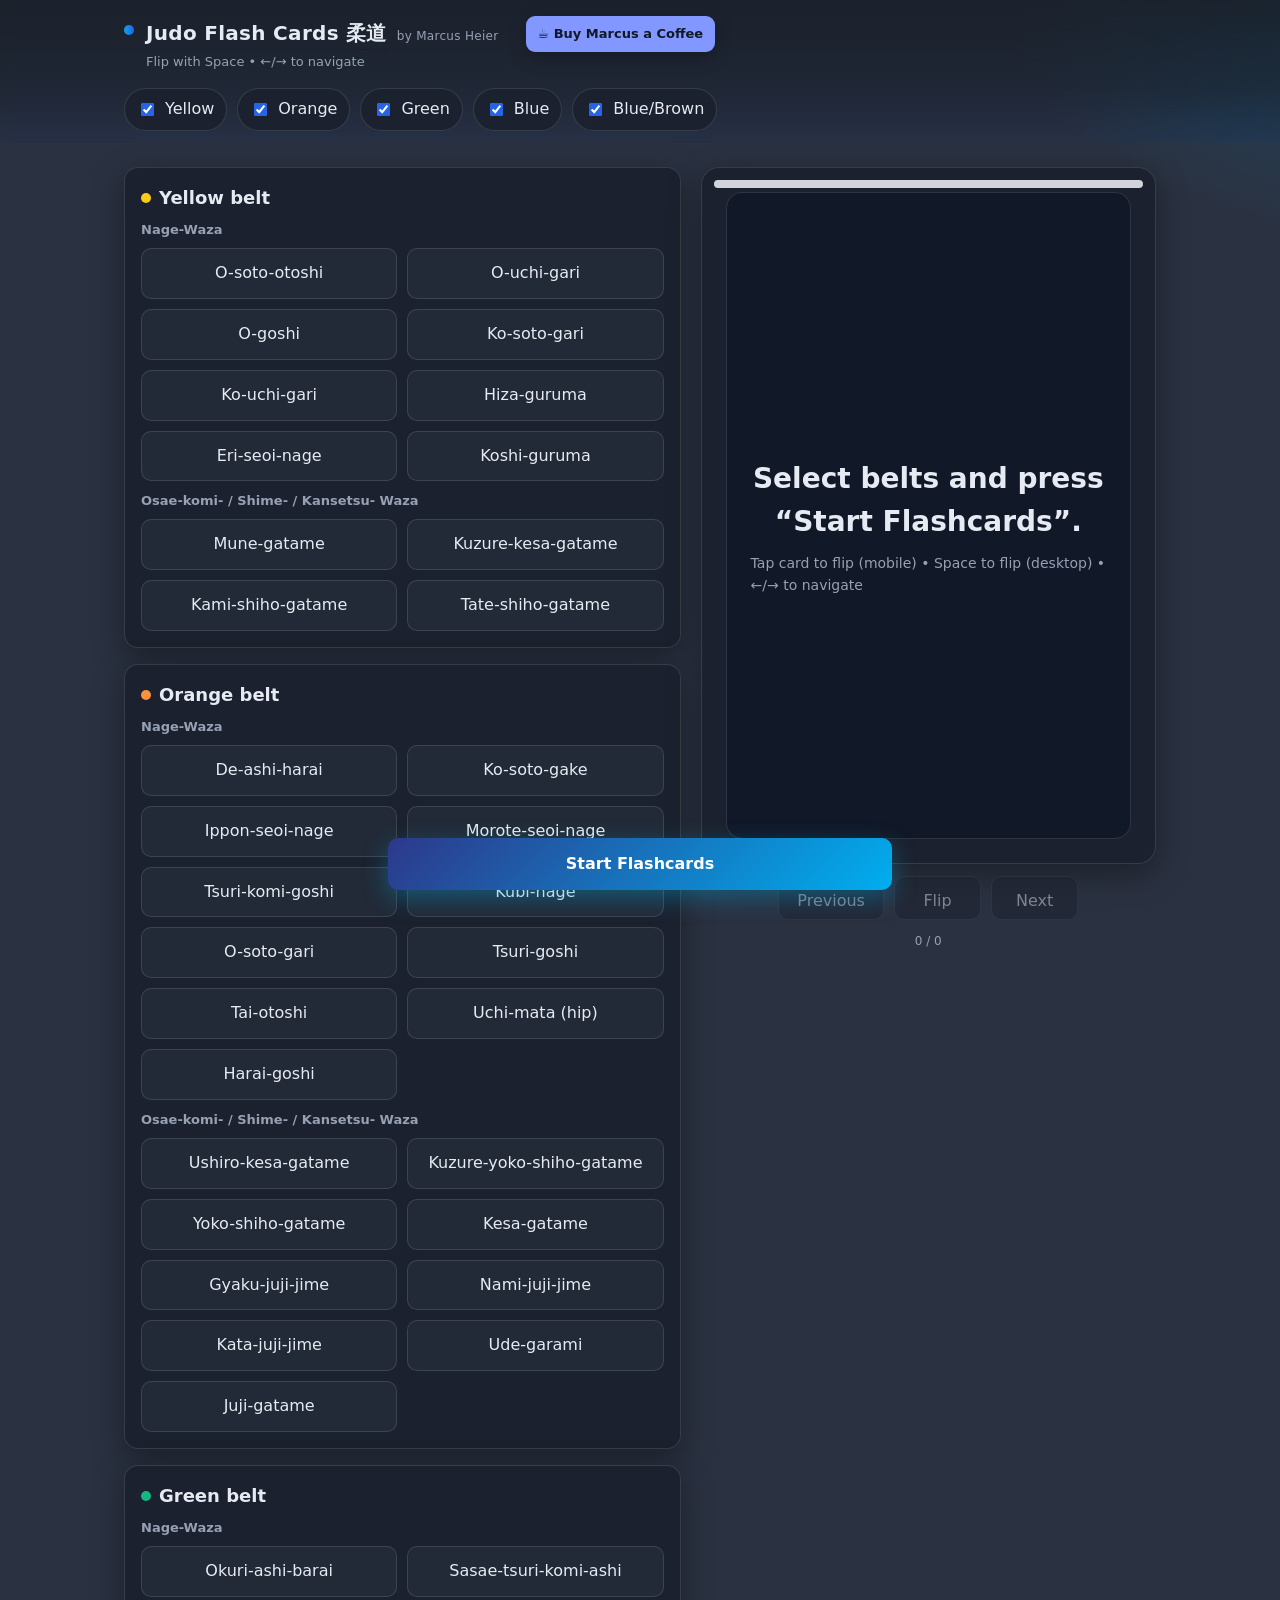
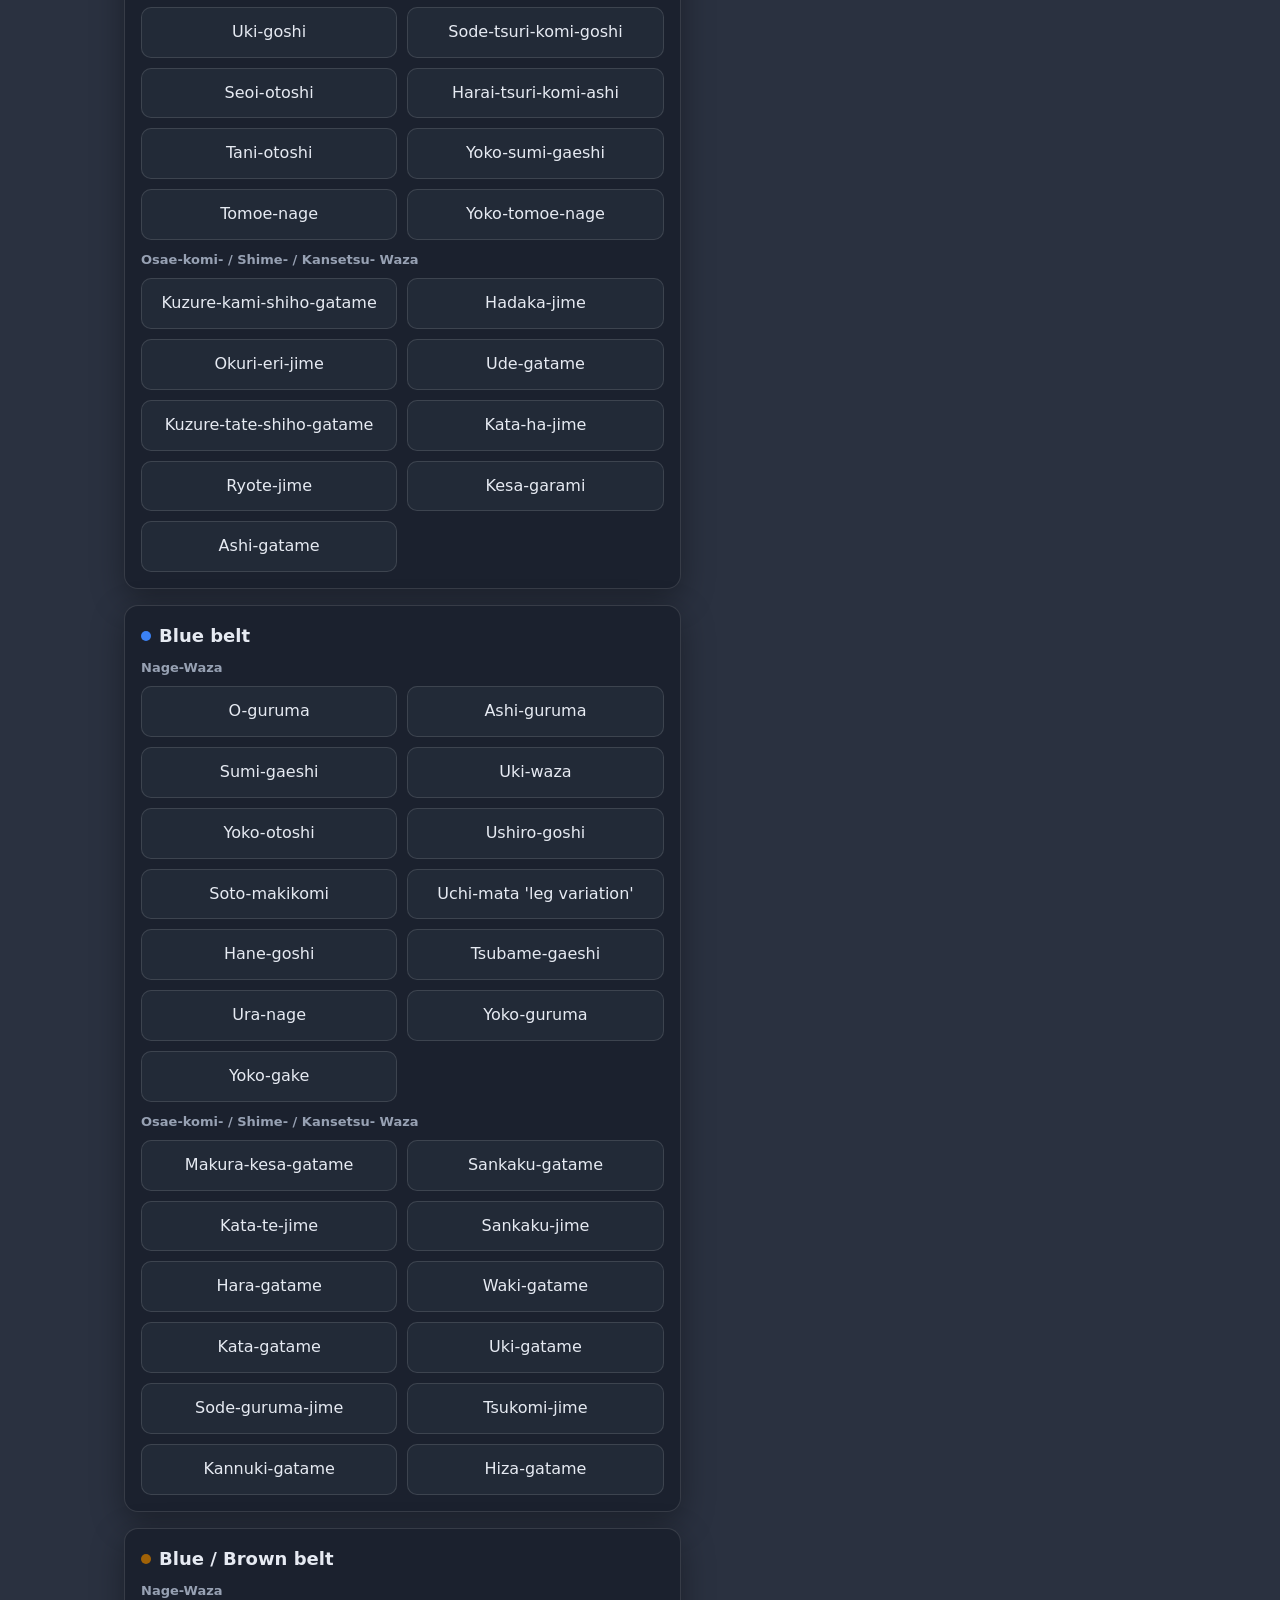
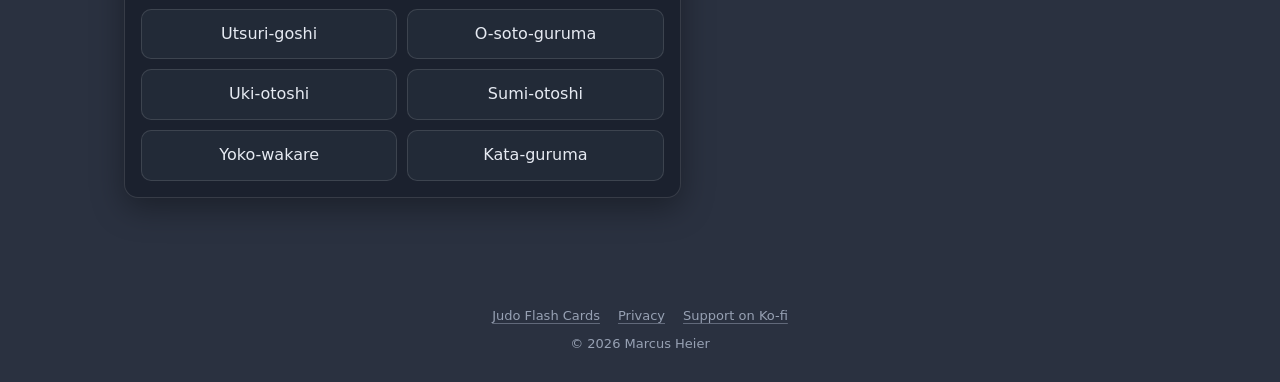
<file: index.html>
<!doctype html>
<html lang="en">
<head>
  <meta charset="utf-8" />
  <meta http-equiv="Content-Security-Policy" content="default-src 'self'; base-uri 'self'; object-src 'none'; script-src 'self' https://www.googletagmanager.com; style-src 'self'; img-src 'self' data: https://*.google-analytics.com; font-src 'self'; connect-src 'self' https://*.google-analytics.com https://www.googletagmanager.com; frame-src 'none'; form-action 'none'; manifest-src 'self'; upgrade-insecure-requests" />
  <meta name="viewport" content="width=device-width, initial-scale=1" />
  <meta name="referrer" content="strict-origin-when-cross-origin" />
  <meta name="robots" content="index, follow, max-image-preview:large" />
  <meta name="theme-color" content="#1b212e" />
  <meta name="application-name" content="Judo Flash Cards" />
  <meta name="apple-mobile-web-app-title" content="Judo Cards" />
  <title>Judo Flash Cards – Practice Techniques by Belt</title>
  <meta name="description" content="Practice judo techniques by belt on one page. Study with a clean list, image modal, and Flashcards mode (flip, next/prev, keyboard shortcuts)." />
  <link rel="canonical" href="https://www.judoflashcards.com/" />
  <meta property="og:type" content="website" />
  <meta property="og:site_name" content="Judo Flash Cards" />
  <meta property="og:title" content="Judo Flash Cards – Practice Techniques by Belt" />
  <meta property="og:description" content="Study and practice judo techniques by belt with a simple interactive flashcard tool." />
  <meta property="og:url" content="https://www.judoflashcards.com/" />
  <meta property="og:image" content="https://www.judoflashcards.com/social-preview.png" />
  <meta property="og:image:width" content="1200" />
  <meta property="og:image:height" content="630" />
  <meta property="og:image:alt" content="Judo Flash Cards with a white judogi and black belt icon" />
  <meta name="twitter:card" content="summary_large_image" />
  <meta name="twitter:title" content="Judo Flash Cards – Practice Techniques by Belt" />
  <meta name="twitter:description" content="Study and practice judo techniques by belt with a simple interactive flashcard tool." />
  <meta name="twitter:image" content="https://www.judoflashcards.com/social-preview.png" />
  <link rel="icon" href="/favicon.ico" sizes="any" />
  <link rel="icon" type="image/png" sizes="16x16" href="/favicon-16x16.png" />
  <link rel="icon" type="image/png" sizes="32x32" href="/favicon-32x32.png" />
  <link rel="icon" type="image/png" sizes="192x192" href="/android-chrome-192x192.png" />
  <link rel="apple-touch-icon" sizes="180x180" href="/apple-touch-icon.png" />
  <link rel="manifest" href="/site.webmanifest" />
  <link rel="stylesheet" href="style.css?v=20261013" />
  <script src="/analytics.js?v=20261013" defer></script>
</head>
<body>
  <header>
    <div class="hdr container">
      <div class="brand">
        <div class="belt-dot brand-marker"></div>
        <div class="brand-copy">
          <div class="brand-title-row">
            <h1>Judo Flash Cards <span class="jp" data-romaji="jūdō">柔道</span><span class="byline">by Marcus Heier</span></h1>
            <a class="support-link" href="https://ko-fi.com/B0B41JWO97" target="_blank" rel="noopener noreferrer external" aria-label="Support Marcus on Ko-fi (opens in a new tab)">☕ Buy Marcus a Coffee</a>
          </div>
          <div class="tag">Flip with Space • ←/→ to navigate</div>
        </div>
      </div>
      <div class="actions">
        <!-- Top buttons removed - only bottom button will be used -->
      </div>
    </div>
    <div class="container filters-container">
      <div class="filters" role="group" aria-label="Belt filters" aria-controls="lists">
        <label class="chip"><input type="checkbox" value="yellow" checked> Yellow</label>
        <label class="chip"><input type="checkbox" value="orange" checked> Orange</label>
        <label class="chip"><input type="checkbox" value="green" checked> Green</label>
        <label class="chip"><input type="checkbox" value="blue" checked> Blue</label>
        <label class="chip"><input type="checkbox" value="bluebrown" checked> Blue/Brown</label>
      </div>
    </div>
  </header>

  <!-- Bottom Start/Exit button -->
  <div class="start-bottom" id="startBottom">
    <div class="inner">
      <button type="button" id="startFlashcardsMobile" class="btn primary">Start Flashcards</button>
      <button type="button" id="stopFlashcardsMobile" class="btn exit" hidden>Exit</button>
    </div>
  </div>

  <main class="container grid" id="app">
    <!-- Left: Lists by belt (click opens modal) -->
    <div id="lists">
      <!-- YELLOW -->
      <section class="yellow" aria-labelledby="belt-yellow">
        <h2 class="belt-title" id="belt-yellow"><span class="belt-dot"></span> Yellow belt</h2>
        <div class="technique-category">Nage-Waza</div>
        <ul class="tech-list" data-belt="yellow">
          <li><a href="pictures/o-soto-otoshi.webp" class="tech-link" data-name="O-soto-otoshi">O-soto-otoshi</a></li>
          <li><a href="pictures/o-uchi-gari.webp" class="tech-link" data-name="O-uchi-gari">O-uchi-gari</a></li>
          <li><a href="pictures/o-goshi.webp" class="tech-link" data-name="O-goshi">O-goshi</a></li>
          <li><a href="pictures/ko-soto-gari.webp" class="tech-link" data-name="Ko-soto-gari">Ko-soto-gari</a></li>
          <li><a href="pictures/ko-uchi-gari.webp" class="tech-link" data-name="Ko-uchi-gari">Ko-uchi-gari</a></li>
          <li><a href="pictures/hiza-guruma.webp" class="tech-link" data-name="Hiza-guruma">Hiza-guruma</a></li>
          <li><a href="pictures/eri-seoi-nage.webp" class="tech-link" data-name="Eri-seoi-nage">Eri-seoi-nage</a></li>
          <li><a href="pictures/koshi-guruma.webp" class="tech-link" data-name="Koshi-guruma">Koshi-guruma</a></li>
        </ul>
        <div class="technique-category technique-category--spaced">Osae-komi- / Shime- / Kansetsu- Waza</div>
        <ul class="tech-list" data-belt="yellow">
          <li><a href="pictures/mune-gatame.webp" class="tech-link" data-name="Mune-gatame">Mune-gatame</a></li>
          <li><a href="pictures/kuzure-kesa-gatame.webp" class="tech-link" data-name="Kuzure-kesa-gatame">Kuzure-kesa-gatame</a></li>
          <li><a href="pictures/kami-shiho-gatame.webp" class="tech-link" data-name="Kami-shiho-gatame">Kami-shiho-gatame</a></li>
          <li><a href="pictures/tate-shiho-gatame.webp" class="tech-link" data-name="Tate-shiho-gatame">Tate-shiho-gatame</a></li>
        </ul>
      </section>

      <!-- ORANGE -->
      <section class="orange" aria-labelledby="belt-orange">
        <h2 class="belt-title" id="belt-orange"><span class="belt-dot"></span> Orange belt</h2>
        <div class="technique-category">Nage-Waza</div>
        <ul class="tech-list" data-belt="orange">
          <li><a href="pictures/de-ashi-barai.webp" class="tech-link" data-name="De-ashi-harai">De-ashi-harai</a></li>
          <li><a href="pictures/ko-soto-gake.webp" class="tech-link" data-name="Ko-soto-gake">Ko-soto-gake</a></li>
          <li><a href="pictures/ippon-seoi-nage.webp" class="tech-link" data-name="Ippon-seoi-nage">Ippon-seoi-nage</a></li>
          <li><a href="pictures/morote-seoi-nage.webp" class="tech-link" data-name="Morote-seoi-nage">Morote-seoi-nage</a></li>
          <li><a href="pictures/tsuri-komi-goshi.webp" class="tech-link" data-name="Tsuri-komi-goshi">Tsuri-komi-goshi</a></li>
          <li><a href="pictures/kubi-nage.webp" class="tech-link" data-name="Kubi-nage">Kubi-nage</a></li>
          <li><a href="pictures/o-soto-gari.webp" class="tech-link" data-name="O-soto-gari">O-soto-gari</a></li>
          <li><a href="pictures/tsuri-goshi.webp" class="tech-link" data-name="Tsuri-goshi">Tsuri-goshi</a></li>
          <li><a href="pictures/tai-otoshi.webp" class="tech-link" data-name="Tai-otoshi">Tai-otoshi</a></li>
          <li><a href="pictures/uchi-mata.webp" class="tech-link" data-name="Uchi-mata (hip)">Uchi-mata (hip)</a></li>
          <li><a href="pictures/harai-goshi.webp" class="tech-link" data-name="Harai-goshi">Harai-goshi</a></li>
        </ul>
        <div class="technique-category technique-category--spaced">Osae-komi- / Shime- / Kansetsu- Waza</div>
        <ul class="tech-list" data-belt="orange">
          <li><a href="pictures/ushiro-kesa-gatame.webp" class="tech-link" data-name="Ushiro-kesa-gatame">Ushiro-kesa-gatame</a></li>
          <li><a href="pictures/kuzure-yoko-shiho-gatame.webp" class="tech-link" data-name="Kuzure-yoko-shiho-gatame">Kuzure-yoko-shiho-gatame</a></li>
          <li><a href="pictures/yoko-shiho-gatame.gif" class="tech-link" data-name="Yoko-shiho-gatame">Yoko-shiho-gatame</a></li>
          <li><a href="pictures/kesa-gatame.webp" class="tech-link" data-name="Kesa-gatame">Kesa-gatame</a></li>
          <li><a href="pictures/gyaku-juji-jime.gif" class="tech-link" data-name="Gyaku-juji-jime">Gyaku-juji-jime</a></li>
          <li><a href="pictures/nami-juji-jime.gif" class="tech-link" data-name="Nami-juji-jime">Nami-juji-jime</a></li>
          <li><a href="pictures/kata-juji-jime.gif" class="tech-link" data-name="Kata-juji-jime">Kata-juji-jime</a></li>
          <li><a href="pictures/ude-garami.webp" class="tech-link" data-name="Ude-garami">Ude-garami</a></li>
          <li><a href="pictures/juji-gatame.webp" class="tech-link" data-name="Juji-gatame">Juji-gatame</a></li>
        </ul>
      </section>

      <!-- GREEN -->
      <section class="green" aria-labelledby="belt-green">
        <h2 class="belt-title" id="belt-green"><span class="belt-dot"></span> Green belt</h2>
        <div class="technique-category">Nage-Waza</div>
        <ul class="tech-list" data-belt="green">
          <li><a href="pictures/okuri-ashi-barai.webp" class="tech-link" data-name="Okuri-ashi-barai">Okuri-ashi-barai</a></li>
          <li><a href="pictures/sasae-tsuri-komi-ashi.webp" class="tech-link" data-name="Sasae-tsuri-komi-ashi">Sasae-tsuri-komi-ashi</a></li>
          <li><a href="pictures/uki-goshi.webp" class="tech-link" data-name="Uki-goshi">Uki-goshi</a></li>
          <li><a href="pictures/sode-tsuri-komi-goshi.webp" class="tech-link" data-name="Sode-tsuri-komi-goshi">Sode-tsuri-komi-goshi</a></li>
          <li><a href="pictures/seoi-otoshi.webp" class="tech-link" data-name="Seoi-otoshi">Seoi-otoshi</a></li>
          <li><a href="pictures/harai-tsuri-komi-ashi.webp" class="tech-link" data-name="Harai-tsuri-komi-ashi">Harai-tsuri-komi-ashi</a></li>
          <li><a href="pictures/tani-otoshi.webp" class="tech-link" data-name="Tani-otoshi">Tani-otoshi</a></li>
          <li><a href="pictures/yoko-sumi-gaeshi.gif" class="tech-link" data-name="Yoko-sumi-gaeshi">Yoko-sumi-gaeshi</a></li>
          <li><a href="pictures/tomoe-nage.webp" class="tech-link" data-name="Tomoe-nage">Tomoe-nage</a></li>
          <li><a href="pictures/yoko-tomoe-nage.gif" class="tech-link" data-name="Yoko-tomoe-nage">Yoko-tomoe-nage</a></li>
        </ul>
        <div class="technique-category technique-category--spaced">Osae-komi- / Shime- / Kansetsu- Waza</div>
        <ul class="tech-list" data-belt="green">
          <li><a href="pictures/kuzure-kami-shiho-gatame.webp" class="tech-link" data-name="Kuzure-kami-shiho-gatame">Kuzure-kami-shiho-gatame</a></li>
          <li><a href="pictures/hadaka-jime.webp" class="tech-link" data-name="Hadaka-jime">Hadaka-jime</a></li>
          <li><a href="pictures/okuri-eri-jime.webp" class="tech-link" data-name="Okuri-eri-jime">Okuri-eri-jime</a></li>
          <li><a href="pictures/ude-gatame.webp" class="tech-link" data-name="Ude-gatame">Ude-gatame</a></li>
          <li><a href="pictures/kuzure-tate-shiho-gatame.webp" class="tech-link" data-name="Kuzure-tate-shiho-gatame">Kuzure-tate-shiho-gatame</a></li>
          <li><a href="pictures/kata-ha-jime.webp" class="tech-link" data-name="Kata-ha-jime">Kata-ha-jime</a></li>
          <li><a href="pictures/ryote-jime.webp" class="tech-link" data-name="Ryote-jime">Ryote-jime</a></li>
          <li><a href="pictures/kesa-garami.gif" class="tech-link" data-name="Kesa-garami">Kesa-garami</a></li>
          <li><a href="pictures/ashi-gatame.webp" class="tech-link" data-name="Ashi-gatame">Ashi-gatame</a></li>
        </ul>
      </section>

      <!-- BLUE -->
      <section class="blue" aria-labelledby="belt-blue">
        <h2 class="belt-title" id="belt-blue"><span class="belt-dot"></span> Blue belt</h2>
        <div class="technique-category">Nage-Waza</div>
        <ul class="tech-list" data-belt="blue">
          <li><a href="pictures/o-guruma.webp" class="tech-link" data-name="O-guruma">O-guruma</a></li>
          <li><a href="pictures/ashi-guruma.webp" class="tech-link" data-name="Ashi-guruma">Ashi-guruma</a></li>
          <li><a href="pictures/sumi-gaeshi.webp" class="tech-link" data-name="Sumi-gaeshi">Sumi-gaeshi</a></li>
          <li><a href="pictures/uki-waza.webp" class="tech-link" data-name="Uki-waza">Uki-waza</a></li>
          <li><a href="pictures/yoko-otoshi.webp" class="tech-link" data-name="Yoko-otoshi">Yoko-otoshi</a></li>
          <li><a href="pictures/ushiro-goshi.webp" class="tech-link" data-name="Ushiro-goshi">Ushiro-goshi</a></li>
          <li><a href="pictures/soto-makikomi.webp" class="tech-link" data-name="Soto-makikomi">Soto-makikomi</a></li>
          <li><a href="pictures/uchi-mata.webp" class="tech-link" data-name="Uchi-mata 'leg variation'">Uchi-mata 'leg variation'</a></li>
          <li><a href="pictures/hane-goshi.webp" class="tech-link" data-name="Hane-goshi">Hane-goshi</a></li>
          <li><a href="pictures/tsubame-gaeshi.webp" class="tech-link" data-name="Tsubame-gaeshi">Tsubame-gaeshi</a></li>
          <li><a href="pictures/ura-nage.webp" class="tech-link" data-name="Ura-nage">Ura-nage</a></li>
          <li><a href="pictures/yoko-guruma.webp" class="tech-link" data-name="Yoko-guruma">Yoko-guruma</a></li>
          <li><a href="pictures/yoko-gake.webp" class="tech-link" data-name="Yoko-gake">Yoko-gake</a></li>
        </ul>
        <div class="technique-category technique-category--spaced">Osae-komi- / Shime- / Kansetsu- Waza</div>
        <ul class="tech-list" data-belt="blue">
          <li><a href="pictures/makura-kesa-gatame.webp" class="tech-link" data-name="Makura-kesa-gatame">Makura-kesa-gatame</a></li>
          <li><a href="pictures/sankaku-gatame.webp" class="tech-link" data-name="Sankaku-gatame">Sankaku-gatame</a></li>
          <li><a href="pictures/kata-te-jime.webp" class="tech-link" data-name="Kata-te-jime">Kata-te-jime</a></li>
          <li><a href="pictures/sankaku-jime.webp" class="tech-link" data-name="Sankaku-jime">Sankaku-jime</a></li>
          <li><a href="pictures/hara-gatame.webp" class="tech-link" data-name="Hara-gatame">Hara-gatame</a></li>
          <li><a href="pictures/waki-gatame.webp" class="tech-link" data-name="Waki-gatame">Waki-gatame</a></li>
          <li><a href="pictures/kata-gatame.webp" class="tech-link" data-name="Kata-gatame">Kata-gatame</a></li>
          <li><a href="pictures/uki-gatame.webp" class="tech-link" data-name="Uki-gatame">Uki-gatame</a></li>
          <li><a href="pictures/sode-guruma-jime.webp" class="tech-link" data-name="Sode-guruma-jime">Sode-guruma-jime</a></li>
          <li><a href="pictures/tsukomi-jime.webp" class="tech-link" data-name="Tsukomi-jime">Tsukomi-jime</a></li>
          <li><a href="pictures/kannuki-gatame.webp" class="tech-link" data-name="Kannuki-gatame">Kannuki-gatame</a></li>
          <li><a href="pictures/hiza-gatame.webp" class="tech-link" data-name="Hiza-gatame">Hiza-gatame</a></li>
        </ul>
      </section>

      <!-- BLUE/BROWN -->
      <section class="bluebrown" aria-labelledby="belt-bluebrown">
        <h2 class="belt-title" id="belt-bluebrown"><span class="belt-dot"></span> Blue / Brown belt</h2>
        <div class="technique-category">Nage-Waza</div>
        <ul class="tech-list" data-belt="bluebrown">
          <li><a href="pictures/utsuri-goshi.webp" class="tech-link" data-name="Utsuri-goshi">Utsuri-goshi</a></li>
          <li><a href="pictures/o-soto-guruma.webp" class="tech-link" data-name="O-soto-guruma">O-soto-guruma</a></li>
          <li><a href="pictures/uki-otoshi.webp" class="tech-link" data-name="Uki-otoshi">Uki-otoshi</a></li>
          <li><a href="pictures/sumi-otoshi.webp" class="tech-link" data-name="Sumi-otoshi">Sumi-otoshi</a></li>
          <li><a href="pictures/yoko-wakare.webp" class="tech-link" data-name="Yoko-wakare">Yoko-wakare</a></li>
          <li><a href="pictures/kata-guruma.webp" class="tech-link" data-name="Kata-guruma">Kata-guruma</a></li>
        </ul>
      </section>
    </div>

    <!-- Right: Study panel -->
    <aside class="study" aria-label="Flashcards study panel">
      <div class="card" id="card" role="button" tabindex="0" aria-live="polite" aria-pressed="false" aria-disabled="true" aria-label="Flashcard. Select belts and start a study session.">
        <div class="card-belt" id="cardBelt"></div>
        <div class="card-inner" id="cardInner">
          <div class="face front">
            <div>
              <h3 id="frontName">Select belts and press “Start Flashcards”.</h3>
              <div class="meta" id="frontMeta">Tap card to flip (mobile) • Space to flip (desktop) • ←/→ to navigate</div>
            </div>
          </div>
          <div class="face back">
            <div id="backContent" class="back-content"></div>
          </div>
        </div>
      </div>
      <div class="study-ctrls">
        <button type="button" class="btn" id="btnPrev" title="Previous (←)" disabled>Previous</button>
        <button type="button" class="btn" id="btnFlip" title="Flip (Space)" disabled>Flip</button>
        <button type="button" class="btn" id="btnNext" title="Next (→)" disabled>Next</button>
      </div>
      <div class="hint" id="progressHint">0 / 0</div>
    </aside>
  </main>

  <!-- Image Modal -->
  <dialog id="imgModal" aria-label="Technique image">
    <div class="modal-belt" id="modalBelt"></div>
    <div class="modal-hdr">
      <div id="modalTitle">Technique</div>
      <button type="button" class="btn ghost" id="closeModal">Close</button>
    </div>
    <div class="modal-body">
      <img id="modalImg" alt="Technique image" loading="lazy" decoding="async" />
      <p class="modal-image-fallback" id="modalImageFallback" hidden>Technique image unavailable.</p>
    </div>
  </dialog>

  <footer class="site-footer">
    <nav aria-label="Footer">
      <a class="footer-link" href="/">Judo Flash Cards</a>
      <a class="footer-link" href="/privacy.html">Privacy</a>
      <a class="footer-link" href="https://ko-fi.com/B0B41JWO97" target="_blank" rel="noopener noreferrer external">Support on Ko-fi</a>
    </nav>
    <div>© 2026 Marcus Heier</div>
  </footer>

  <script src="script.js?v=20261013" defer></script>
</body>
</html>
</file>
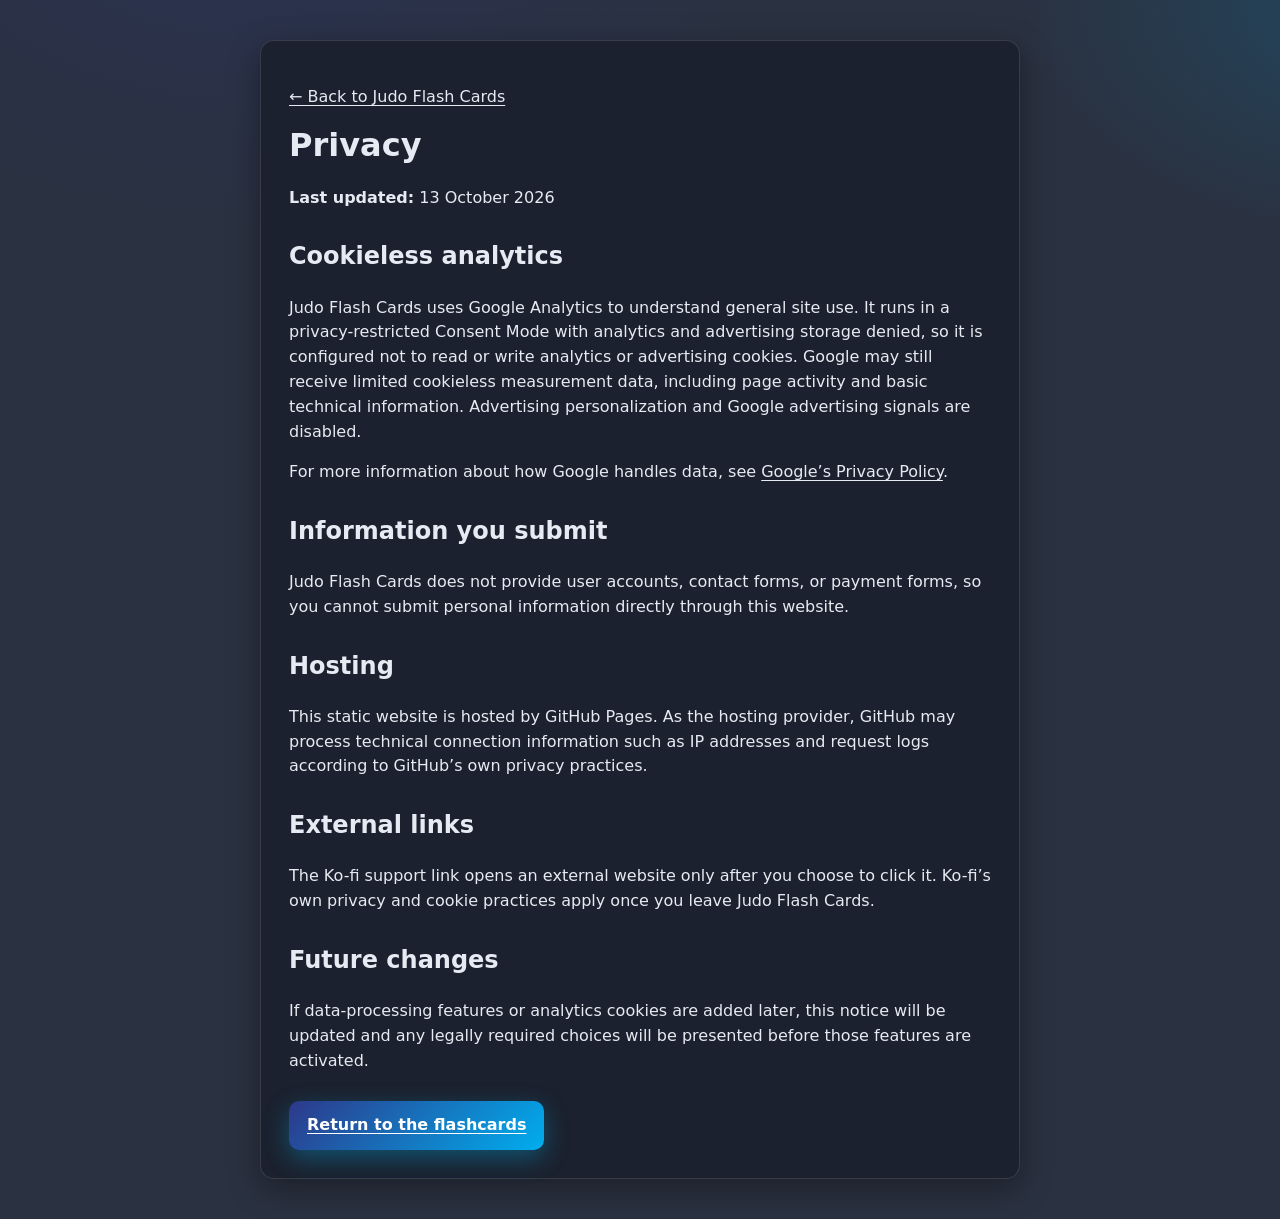
<file: privacy.html>
<!doctype html>
<html lang="en">
<head>
  <meta charset="utf-8" />
  <meta http-equiv="Content-Security-Policy" content="default-src 'self'; base-uri 'self'; object-src 'none'; script-src 'self' https://www.googletagmanager.com; style-src 'self'; img-src 'self' data: https://*.google-analytics.com; font-src 'self'; connect-src 'self' https://*.google-analytics.com https://www.googletagmanager.com; frame-src 'none'; form-action 'none'; upgrade-insecure-requests" />
  <meta name="viewport" content="width=device-width, initial-scale=1" />
  <meta name="referrer" content="strict-origin-when-cross-origin" />
  <meta name="robots" content="index, follow" />
  <meta name="theme-color" content="#1b212e" />
  <title>Privacy – Judo Flash Cards</title>
  <meta name="description" content="Privacy information for Judo Flash Cards." />
  <link rel="canonical" href="https://www.judoflashcards.com/privacy.html" />
  <link rel="icon" href="/favicon.ico" sizes="any" />
  <link rel="icon" type="image/png" sizes="16x16" href="/favicon-16x16.png" />
  <link rel="icon" type="image/png" sizes="32x32" href="/favicon-32x32.png" />
  <link rel="apple-touch-icon" sizes="180x180" href="/apple-touch-icon.png" />
  <link rel="stylesheet" href="style.css?v=20261013" />
  <script src="/analytics.js?v=20261013" defer></script>
</head>
<body>
  <main class="content-page">
    <p><a href="/">← Back to Judo Flash Cards</a></p>
    <h1>Privacy</h1>
    <p><strong>Last updated:</strong> 13 October 2026</p>

    <h2>Cookieless analytics</h2>
    <p>Judo Flash Cards uses Google Analytics to understand general site use. It runs in a privacy-restricted Consent Mode with analytics and advertising storage denied, so it is configured not to read or write analytics or advertising cookies. Google may still receive limited cookieless measurement data, including page activity and basic technical information. Advertising personalization and Google advertising signals are disabled.</p>
    <p>For more information about how Google handles data, see <a href="https://policies.google.com/privacy" target="_blank" rel="noopener noreferrer external">Google’s Privacy Policy</a>.</p>

    <h2>Information you submit</h2>
    <p>Judo Flash Cards does not provide user accounts, contact forms, or payment forms, so you cannot submit personal information directly through this website.</p>

    <h2>Hosting</h2>
    <p>This static website is hosted by GitHub Pages. As the hosting provider, GitHub may process technical connection information such as IP addresses and request logs according to GitHub’s own privacy practices.</p>

    <h2>External links</h2>
    <p>The Ko-fi support link opens an external website only after you choose to click it. Ko-fi’s own privacy and cookie practices apply once you leave Judo Flash Cards.</p>

    <h2>Future changes</h2>
    <p>If data-processing features or analytics cookies are added later, this notice will be updated and any legally required choices will be presented before those features are activated.</p>

    <div class="page-actions">
      <a class="btn primary" href="/">Return to the flashcards</a>
    </div>
  </main>
</body>
</html>
</file>
<file: style.css>
*,*::before,*::after{box-sizing:border-box}

:root{
  --bg:#2a3140;
  --panel:#1b212e;
  --muted:#97a1b3;
  --text:#e6eaf2;
  --stroke:rgba(255,255,255,.12);
  --radius:14px;
  --shadow:0 10px 32px rgba(0,0,0,.35);
  --gap:16px;

  --accent:#2563eb;
  --accent-2:#0ea5e9;

  --yellow:#facc15;
  --orange:#fb923c;
  --green:#10b981;
  --blue:#3b82f6;
  --bluebrown:#a16207;

  /* Desktop-only trim for study panel/card height. Adjust this to control how much shorter the card becomes on desktop. */
  --card-trim: 0px; /* mobile & default */

  background:
    radial-gradient(900px 600px at 20% -10%, rgba(45,56,138,.25), transparent 60%),
    radial-gradient(800px 500px at 110% 0%, rgba(0,174,239,.18), transparent 50%), var(--bg);
  color:var(--text);
  font-family:system-ui,-apple-system,Segoe UI,Roboto,Inter,Arial,sans-serif;
  line-height:1.55;
}

html{min-height:100%;scroll-behavior:smooth}
body{min-height:100%;margin:0}
button,input{font:inherit}
[hidden]{display:none!important}

/* Apply the 20px reduction to desktop only. Change 20px here to tweak later. */
@media (min-width: 901px){
  :root{ --card-trim: 20px; }
}

a{color:inherit;text-decoration:none}
.container{max-width:1080px;margin:0 auto;padding:24px}

header{position:sticky;top:0;z-index:50;background:linear-gradient(to bottom, rgba(26,32,41,.9), rgba(26,32,41,.6) 60%, transparent);backdrop-filter:saturate(140%) blur(6px)}
.hdr{display:flex;gap:12px;align-items:center;justify-content:space-between;padding:16px 24px}
.brand{display:flex;align-items:flex-start;gap:12px}
.brand-copy{min-width:0}
.brand-title-row{display:flex;align-items:center;gap:12px;flex-wrap:wrap}
.brand h1{margin:0;font-size:20px;letter-spacing:.3px}
.brand-marker{flex:0 0 auto;margin-top:9px;background:linear-gradient(90deg,#0ea5e9,#2563eb)}
.byline{color:var(--muted);font-size:13px;margin-left:8px;font-weight:500}
.tag{color:var(--muted);font-size:13px}

.filters{display:flex;flex-wrap:wrap;gap:10px}
.filters-container{padding-top:0;padding-bottom:12px}
.chip{background:var(--panel);border:1px solid var(--stroke);padding:8px 12px;border-radius:999px;display:flex;gap:8px;align-items:center;cursor:pointer;user-select:none;box-shadow:none}
.chip input{accent-color:var(--accent)}
.actions{display:flex;gap:10px}

.btn{background:var(--panel);border:1px solid var(--stroke);color:var(--text);padding:12px 18px;border-radius:10px;box-shadow:var(--shadow);cursor:pointer}
.btn.primary{background:linear-gradient(135deg,#2d388a,#00aeef);border:0;color:#ffffff;font-weight:700;box-shadow:0 8px 24px rgba(0,174,239,.35)}
.btn.ghost{background:transparent;border:1px solid var(--stroke)}
.btn.exit{background:linear-gradient(135deg,#4c0c0c,#c13838);border:0;color:#ffffff;font-weight:700;box-shadow:0 8px 24px rgba(220,38,38,.35)}
.btn:disabled{cursor:not-allowed;opacity:.45;box-shadow:none}
.btn:focus-visible,.tech-link:focus-visible,.chip:focus-within,.support-link:focus-visible,.footer-link:focus-visible,.card:focus-visible{outline:3px solid #7dd3fc;outline-offset:3px}

.support-link{display:inline-flex;align-items:center;gap:7px;padding:8px 12px;border-radius:9px;background:#8297ff;color:#111827;font-size:13px;font-weight:800;box-shadow:0 6px 18px rgba(0,0,0,.25)}
.support-link:hover{filter:brightness(1.06)}

.start-bottom{position:fixed;left:0;right:0;bottom:10px;display:block;z-index:60;}
.start-bottom .inner{max-width:560px;margin:0 auto;display:flex;gap:10px;justify-content:center}
.start-bottom .btn{width:90%;height:52px;font-weight:600}
@media (max-width: 720px){header{position:static;top:auto}}

.grid{display:grid;grid-template-columns:1.1fr .9fr;gap:20px}
@media (max-width: 900px){.grid{grid-template-columns:1fr}}

@media (max-width: 900px){
  body.studying #lists{display:none;}
  body.studying .study{margin-top:0;}
  .study-ctrls{margin-bottom:10px;}

  /* Force extra scroll space below fixed buttons */
  body::after{
    content:"";
    display:block;
    height:35px; /* extra scroll room */
  }
}

section{background:var(--panel);border:1px solid var(--stroke);border-radius:var(--radius);padding:16px;box-shadow:var(--shadow)}
section + section{margin-top:16px}
.belt-title{margin:0 0 8px;font-size:18px;display:flex;align-items:center;gap:8px}
.belt-dot{width:10px;height:10px;border-radius:999px;display:inline-block}

.technique-category{margin:6px 0 6px;color:var(--muted);font-size:13px;font-weight:600}
.technique-category--spaced{margin-top:10px}
.tech-list{display:grid;grid-template-columns:repeat(auto-fill,minmax(220px,1fr));gap:10px;margin:8px 0 0;padding:0;list-style:none}
.tech-link{display:flex;align-items:center;justify-content:center;text-align:center;padding:12px 10px;border-radius:10px;background:#222a37;border:1px solid var(--stroke);min-height:48px;transition:.15s transform ease,.15s border-color ease}
.tech-link:hover{transform:translateY(-2px);border-color:rgba(31,36,48,.25)}
.tech-link:focus{outline:2px solid var(--accent)}

/*
  The study panel's height previously: calc(100dvh - 96px)
  We now subtract --card-trim (desktop-only 20px by default) so the card/controls never get hidden under the header.
*/
.study{position:sticky;top:72px;height:calc(100dvh - 96px - var(--card-trim));display:flex;flex-direction:column;gap:12px}

.card{position:relative;flex:1;display:grid;place-items:center;background:var(--panel);border:1px solid var(--stroke);border-radius:18px;box-shadow:var(--shadow);padding:24px;perspective:1200px;cursor:pointer}
.card::before{content:"";position:absolute;inset:-2px;border-radius:20px;background:linear-gradient(135deg,#2d388a,#00aeef);opacity:0;transition:opacity .25s ease;z-index:0}
body.studying .card::before{opacity:1}
.card > *{position:relative;z-index:1}
.card-belt{position:absolute;top:12px;left:12px;right:12px;height:8px;border-radius:999px;background:var(--belt-color,#d1d5db)}
.card[data-belt="yellow"],dialog[data-belt="yellow"]{--belt-color:var(--yellow)}
.card[data-belt="orange"],dialog[data-belt="orange"]{--belt-color:var(--orange)}
.card[data-belt="green"],dialog[data-belt="green"]{--belt-color:var(--green)}
.card[data-belt="blue"],dialog[data-belt="blue"]{--belt-color:var(--blue)}
.card[data-belt="bluebrown"],dialog[data-belt="bluebrown"]{--belt-color:var(--bluebrown)}
.card-inner{position:relative;width:100%;height:100%;max-width:640px;border-radius:16px;display:grid;place-items:center;transform-style:preserve-3d;transition:transform .22s ease}
.card.is-flipped .card-inner{transform:rotateY(180deg)}
.face{position:absolute;inset:0;border-radius:16px;display:grid;place-items:center;padding:40px 24px 24px;background:#111827;backface-visibility:hidden;border:1px solid var(--stroke)}
.face h3{margin:6px 0 10px;font-size:28px;text-align:center}
.meta{color:var(--muted);font-size:14px}
.back{transform:rotateY(180deg)}
.back-content{text-align:center}
.face img{max-width:100%;height:auto;border-radius:12px;border:1px solid var(--stroke)}
.img-slab{width:100%;height:100%;display:flex;align-items:center;justify-content:center;background:rgba(0,0,0,.2);border-radius:12px;padding:12px}
.image-fallback{color:var(--muted);font-weight:700;text-align:center}
@media (min-width: 901px){.img-slab img{max-height:min(85vh, calc(100% - 24px)); max-width:100%; width:auto; height:auto;}}

.study-ctrls{display:grid;grid-template-columns:repeat(3,1fr);gap:10px;justify-content:center;max-width:300px;margin:0 auto}
.study-ctrls .btn{height:44px}
.hint{font-size:12px;color:var(--muted);text-align:center}

dialog::backdrop{background:rgba(31,36,48,.45)}
dialog{border:1px solid var(--stroke);border-radius:14px;max-width:min(92vw,980px);max-height:92vh;padding:0;background:var(--panel);color:var(--text);box-shadow:var(--shadow)}
dialog[open]{display:flex;flex-direction:column}
.modal-belt{height:6px;background:var(--belt-color,#d1d5db);border-top-left-radius:14px;border-top-right-radius:14px}
.modal-hdr{display:flex;justify-content:space-between;align-items:center;padding:12px 16px;border-bottom:1px solid var(--stroke)}
.modal-body{padding:12px 16px;overflow:auto;display:flex;align-items:center;justify-content:center}
.modal-body img{max-width:100%;width:auto;height:auto;display:block;border-radius:10px;border:1px solid var(--stroke);object-fit:contain}
.modal-image-fallback{margin:32px;color:var(--muted);font-weight:700;text-align:center}
@media (min-width: 901px){.modal-body img{max-height:85vh;max-width:88vw;width:auto;height:auto;}}

.yellow .belt-dot{background:var(--yellow)}
.orange .belt-dot{background:var(--orange)}
.green .belt-dot{background:var(--green)}
.blue .belt-dot{background:var(--blue)}
.bluebrown .belt-dot{background:var(--bluebrown)}

.jp{position:relative; display:inline-block; cursor:help; border-bottom:1px dashed rgba(18,21,27,.25)}
.jp:focus{outline:2px solid var(--accent); outline-offset:2px}
.jp::after{content:attr(data-romaji); position:absolute; left:50%; bottom:120%; transform:translateX(-50%); background:rgba(0,0,0,.85); color:#fff; font-size:12px; padding:4px 8px; border-radius:6px; white-space:nowrap; opacity:0; pointer-events:none; transition:opacity .15s ease}
.jp::before{content:""; position:absolute; left:50%; bottom:110%; transform:translateX(-50%); border:6px solid transparent; border-top-color:rgba(0,0,0,.85); opacity:0; transition:opacity .15s ease}
.jp:hover::after,.jp:focus::after,.jp:hover::before,.jp:focus::before{opacity:1}

.byline{display:inline-flex;align-items:center;gap:6px;margin-left:10px;padding:4px 15px 4px 0px;border-radius:999px;border:0px solid var(--stroke);font-size:12px;color:var(--muted);text-decoration:none;line-height:1}

.site-footer{max-width:1080px;margin:0 auto;padding:84px 24px 28px;color:var(--muted);font-size:13px;text-align:center}
.site-footer nav{display:flex;justify-content:center;gap:18px;flex-wrap:wrap;margin-bottom:8px}
.footer-link{text-decoration:underline;text-decoration-color:rgba(151,161,179,.5);text-underline-offset:3px}
.content-page{max-width:760px;margin:40px auto;padding:28px;background:var(--panel);border:1px solid var(--stroke);border-radius:var(--radius);box-shadow:var(--shadow)}
.content-page h1{margin-top:0;line-height:1.2}
.content-page h2{margin-top:28px}
.content-page p,.content-page li{color:var(--text)}
.content-page a{text-decoration:underline;text-underline-offset:3px}
.page-actions{display:flex;gap:12px;flex-wrap:wrap;margin-top:28px}
.visually-hidden{position:absolute!important;width:1px!important;height:1px!important;padding:0!important;margin:-1px!important;overflow:hidden!important;clip:rect(0,0,0,0)!important;white-space:nowrap!important;border:0!important}

@media (max-width: 600px){
  .hdr{align-items:flex-start}
  .brand-title-row{gap:8px}
  .support-link{padding:7px 9px}
}

@media (prefers-reduced-motion: reduce){
  html{scroll-behavior:auto}
  *,*::before,*::after{animation-duration:.01ms!important;animation-iteration-count:1!important;transition-duration:.01ms!important}
}
</file>
